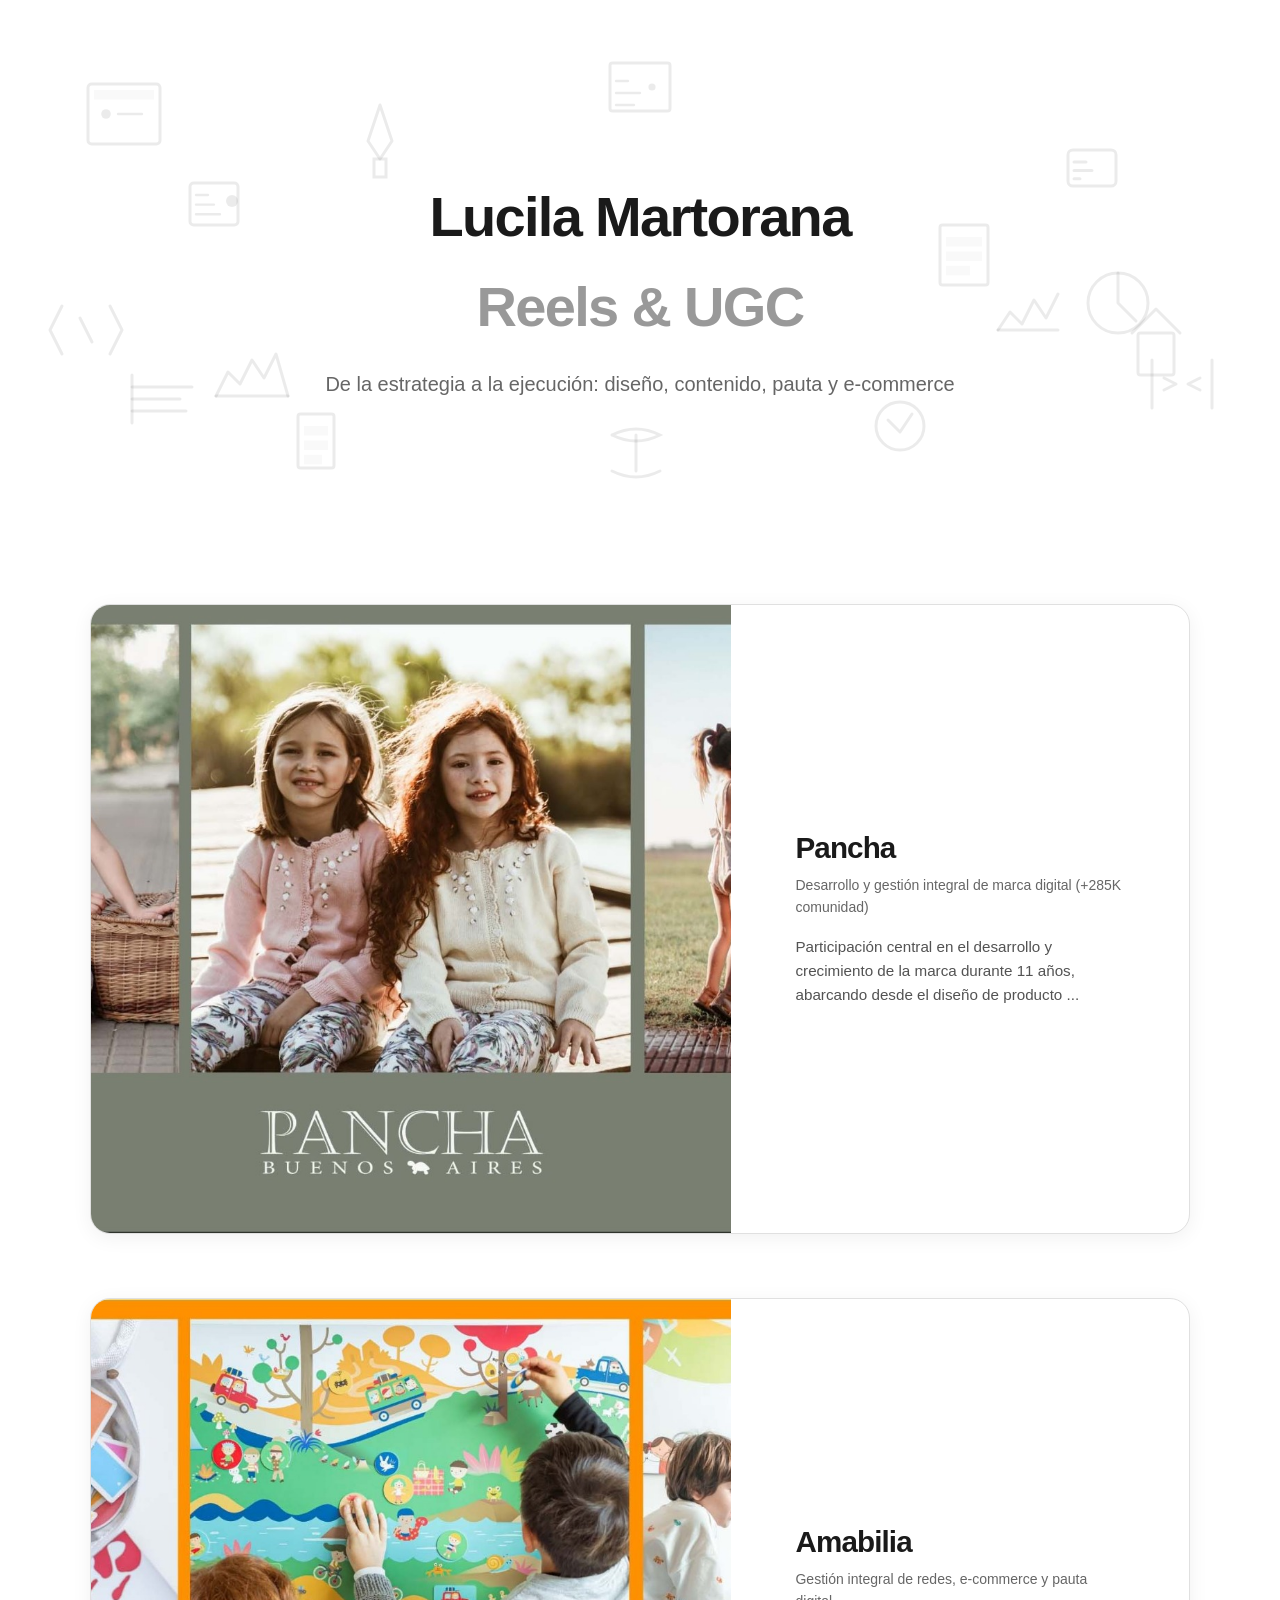
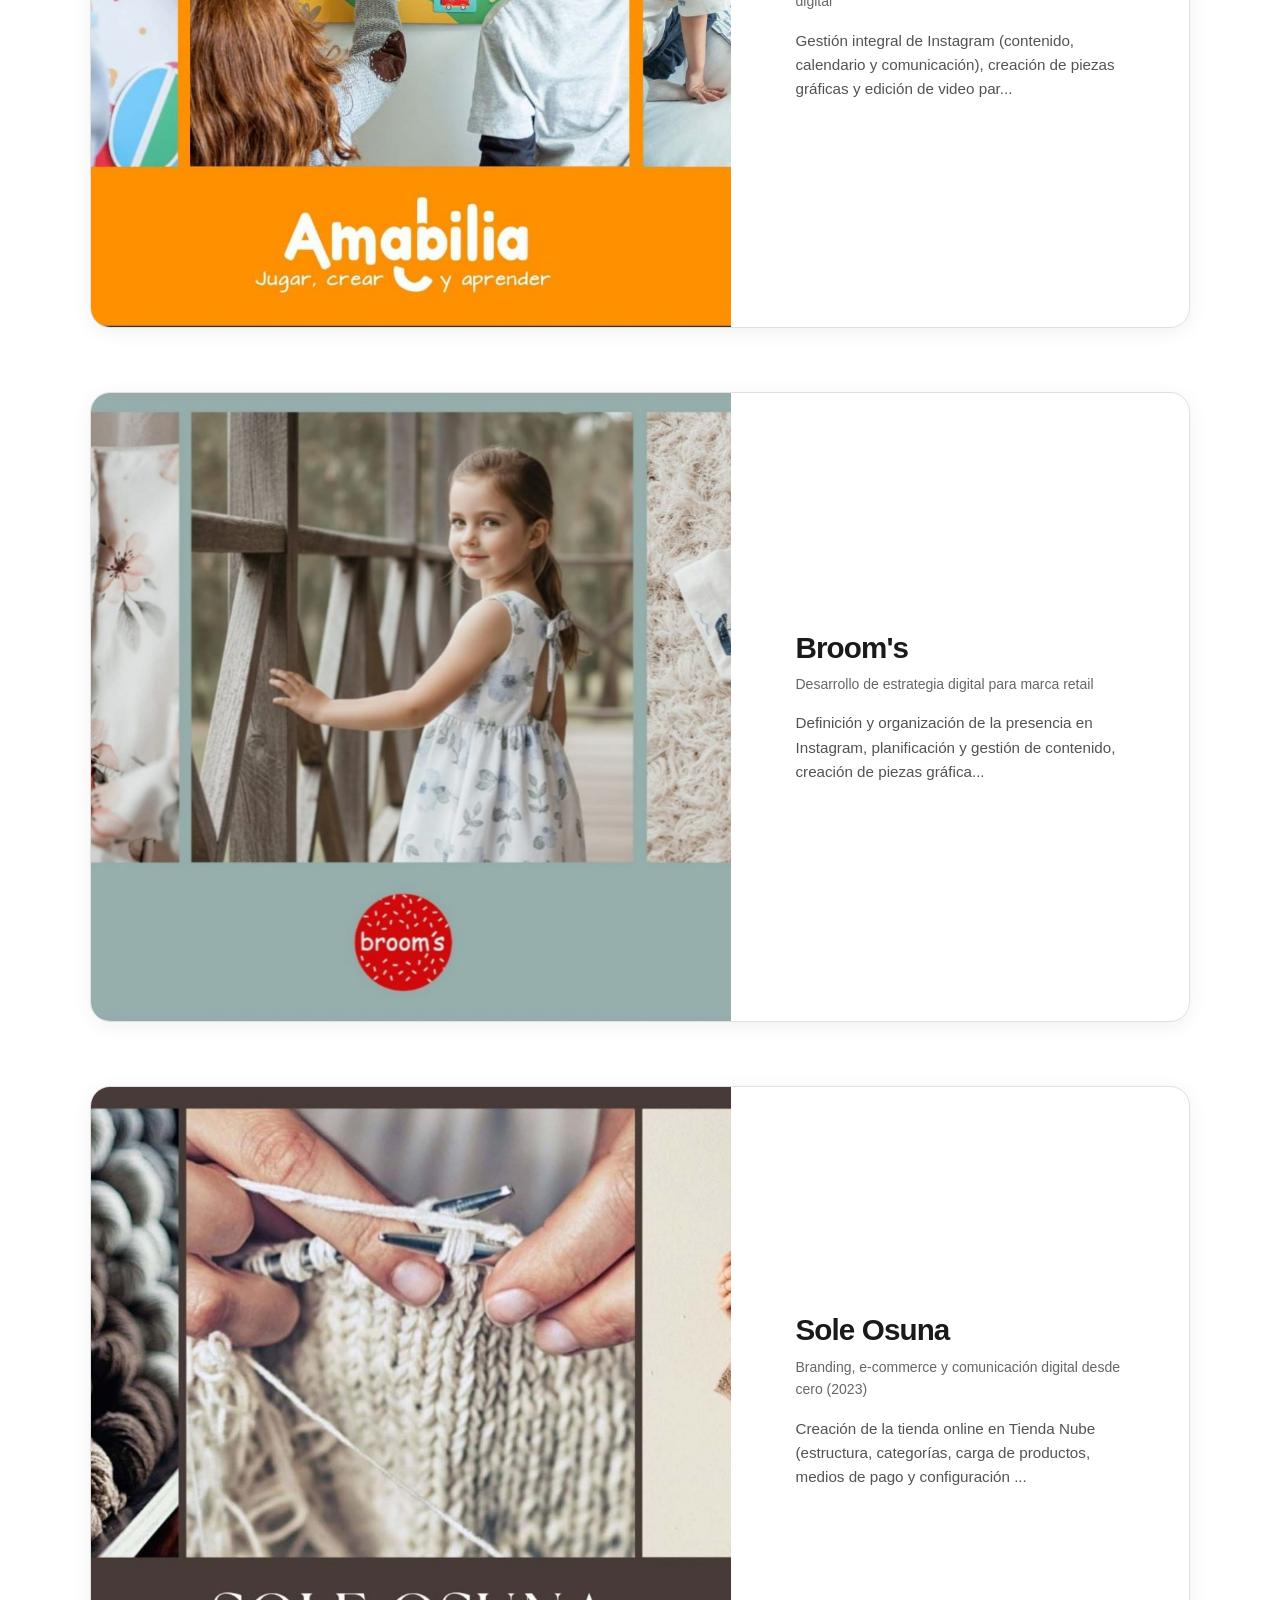
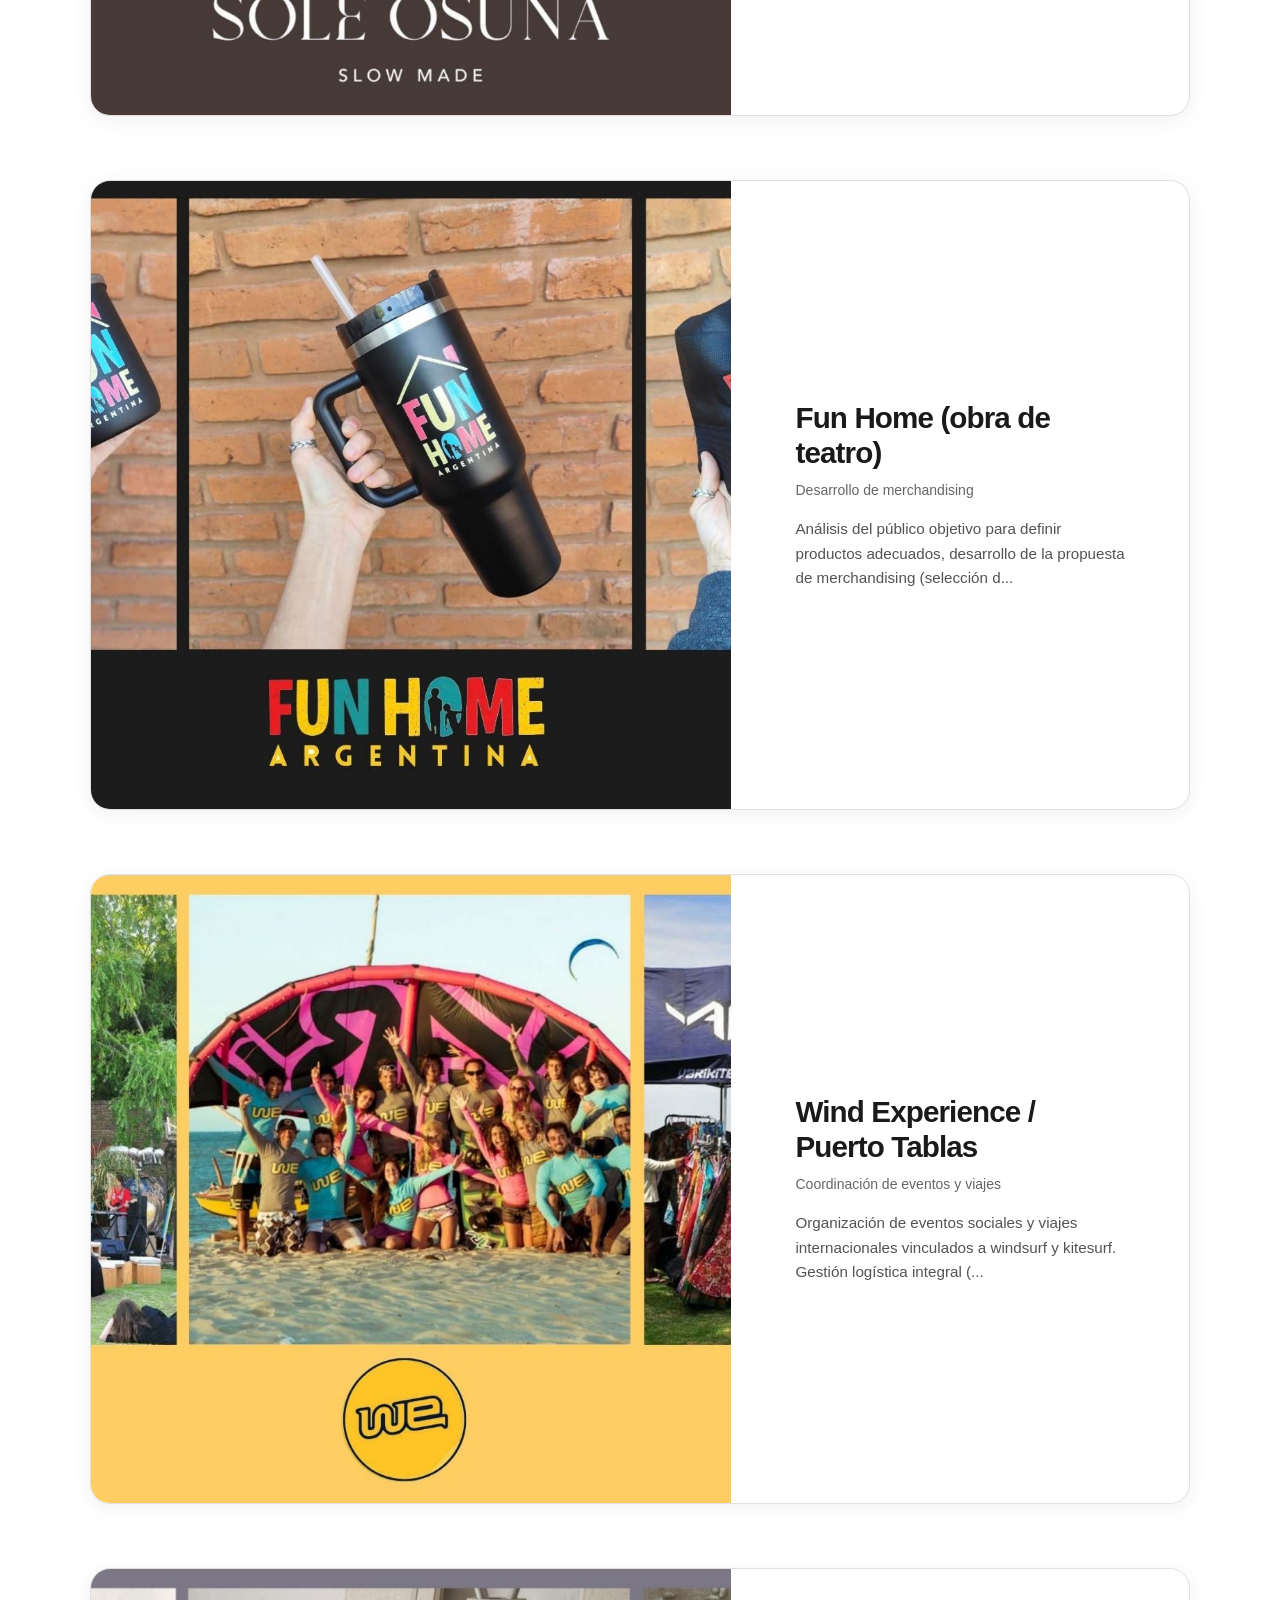
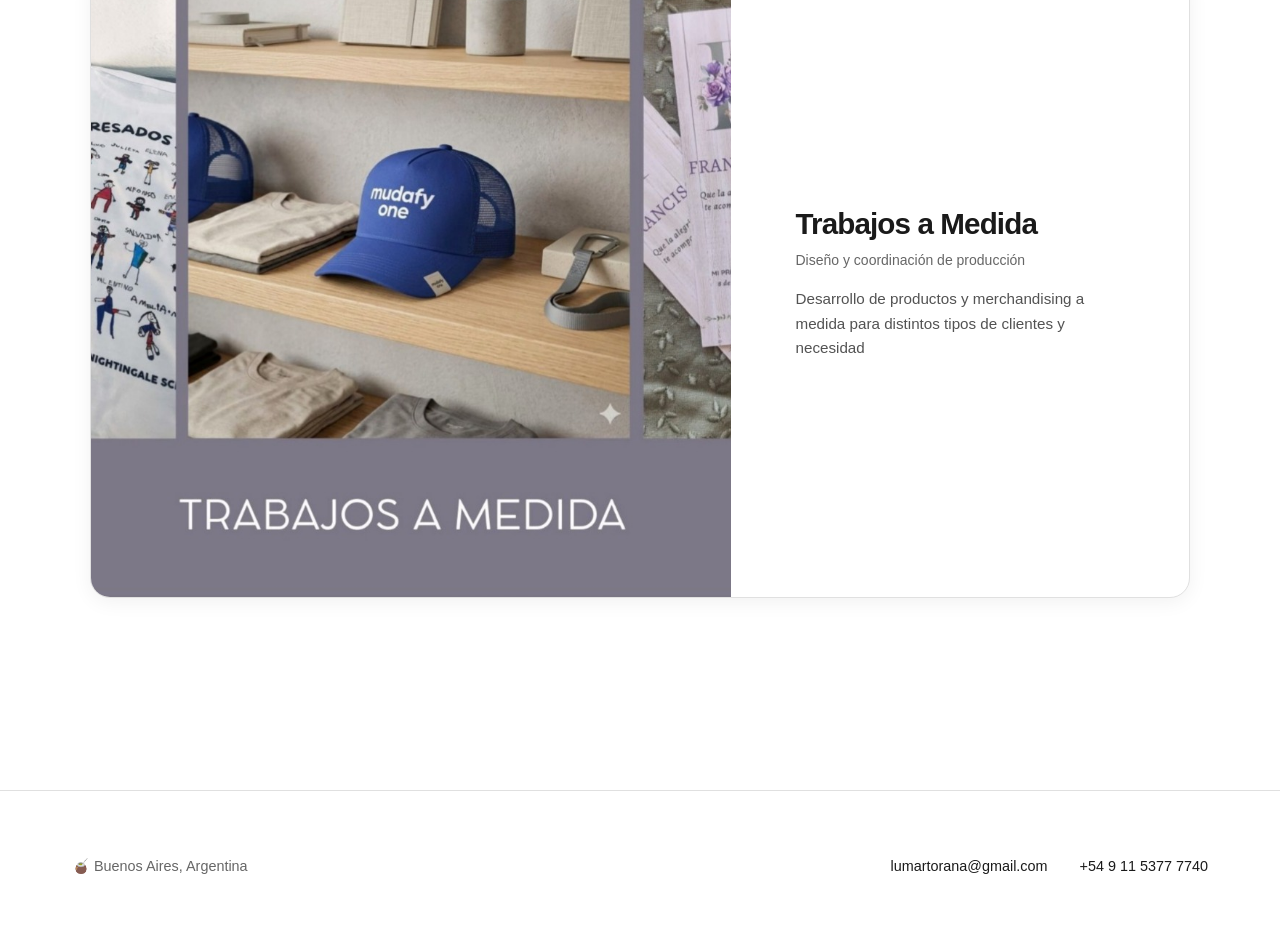
<file: index.html>
<!DOCTYPE html>
<html lang="es">
<head>
    <meta charset="UTF-8">
    <meta name="viewport" content="width=device-width, initial-scale=1.0">
    <meta name="description" content="Portfolio de Lucila Martorana - Product Designer y Social Media">
    <title>Lucila Martorana - Portfolio</title>
    <link rel="stylesheet" href="styles.css">
</head>
<body>
    <main class="main">
        <section class="hero">
            <!-- UI Icons -->
            <svg class="doodle doodle-1" viewBox="0 0 100 100" xmlns="http://www.w3.org/2000/svg">
                <rect x="20" y="25" width="60" height="50" stroke="currentColor" stroke-width="2.5" fill="none" rx="3"/>
                <rect x="25" y="30" width="50" height="8" fill="currentColor" opacity="0.3"/>
                <circle cx="35" cy="50" r="4" fill="currentColor"/>
                <line x1="45" y1="50" x2="65" y2="50" stroke="currentColor" stroke-width="2" stroke-linecap="round"/>
            </svg>
            <svg class="doodle doodle-2" viewBox="0 0 100 100" xmlns="http://www.w3.org/2000/svg">
                <rect x="30" y="35" width="40" height="30" stroke="currentColor" stroke-width="2.5" fill="none" rx="4"/>
                <path d="M35,45 L45,45 M35,52 L50,52 M35,59 L40,59" stroke="currentColor" stroke-width="2.5" stroke-linecap="round"/>
            </svg>
            <svg class="doodle doodle-3" viewBox="0 0 100 100" xmlns="http://www.w3.org/2000/svg">
                <line x1="25" y1="30" x2="25" y2="70" stroke="currentColor" stroke-width="2.5" stroke-linecap="round"/>
                <line x1="25" y1="40" x2="75" y2="40" stroke="currentColor" stroke-width="2.5" stroke-linecap="round"/>
                <line x1="25" y1="50" x2="65" y2="50" stroke="currentColor" stroke-width="2.5" stroke-linecap="round"/>
                <line x1="25" y1="60" x2="70" y2="60" stroke="currentColor" stroke-width="2.5" stroke-linecap="round"/>
            </svg>
            <svg class="doodle doodle-4" viewBox="0 0 100 100" xmlns="http://www.w3.org/2000/svg">
                <path d="M30,40 L50,20 L70,40" stroke="currentColor" stroke-width="2.5" fill="none" stroke-linecap="round" stroke-linejoin="round"/>
                <rect x="35" y="40" width="30" height="35" stroke="currentColor" stroke-width="2.5" fill="none" rx="2"/>
            </svg>
            <!-- Code Icons -->
            <svg class="doodle doodle-5" viewBox="0 0 100 100" xmlns="http://www.w3.org/2000/svg">
                <path d="M30,30 L20,50 L30,70 M70,30 L80,50 L70,70" stroke="currentColor" stroke-width="2.5" fill="none" stroke-linecap="round" stroke-linejoin="round"/>
                <path d="M45,40 L55,60" stroke="currentColor" stroke-width="2.5" stroke-linecap="round"/>
            </svg>
            <svg class="doodle doodle-6" viewBox="0 0 100 100" xmlns="http://www.w3.org/2000/svg">
                <path d="M25,30 L25,70 M75,30 L75,70" stroke="currentColor" stroke-width="2.5" fill="none" stroke-linecap="round"/>
                <path d="M35,45 L45,50 L35,55" stroke="currentColor" stroke-width="2.5" fill="none" stroke-linecap="round" stroke-linejoin="round"/>
                <path d="M65,45 L55,50 L65,55" stroke="currentColor" stroke-width="2.5" fill="none" stroke-linecap="round" stroke-linejoin="round"/>
            </svg>
            <svg class="doodle doodle-7" viewBox="0 0 100 100" xmlns="http://www.w3.org/2000/svg">
                <rect x="25" y="30" width="50" height="40" stroke="currentColor" stroke-width="2.5" fill="none" rx="2"/>
                <path d="M30,45 L40,45 M30,55 L50,55 M30,65 L45,65" stroke="currentColor" stroke-width="2" stroke-linecap="round"/>
                <circle cx="60" cy="50" r="3" fill="currentColor"/>
            </svg>
            <svg class="doodle doodle-8" viewBox="0 0 100 100" xmlns="http://www.w3.org/2000/svg">
                <path d="M30,35 Q50,25 70,35 Q50,45 30,35" stroke="currentColor" stroke-width="2.5" fill="none" stroke-linecap="round"/>
                <path d="M30,65 Q50,75 70,65" stroke="currentColor" stroke-width="2.5" fill="none" stroke-linecap="round"/>
                <line x1="50" y1="35" x2="50" y2="65" stroke="currentColor" stroke-width="2.5" stroke-linecap="round"/>
            </svg>
            <!-- Business Icons -->
            <svg class="doodle doodle-9" viewBox="0 0 100 100" xmlns="http://www.w3.org/2000/svg">
                <path d="M50,20 L60,50 L50,65 L40,50 Z" stroke="currentColor" stroke-width="2.5" fill="none" stroke-linejoin="round"/>
                <rect x="45" y="65" width="10" height="15" stroke="currentColor" stroke-width="2.5" fill="none"/>
            </svg>
            <svg class="doodle doodle-10" viewBox="0 0 100 100" xmlns="http://www.w3.org/2000/svg">
                <rect x="30" y="30" width="40" height="50" stroke="currentColor" stroke-width="2.5" fill="none" rx="2"/>
                <rect x="35" y="40" width="30" height="8" fill="currentColor" opacity="0.3"/>
                <rect x="35" y="52" width="30" height="8" fill="currentColor" opacity="0.3"/>
                <rect x="35" y="64" width="20" height="8" fill="currentColor" opacity="0.3"/>
            </svg>
            <svg class="doodle doodle-11" viewBox="0 0 100 100" xmlns="http://www.w3.org/2000/svg">
                <path d="M20,70 L30,50 L40,60 L50,40 L60,55 L70,35 L80,70" stroke="currentColor" stroke-width="2.5" fill="none" stroke-linecap="round" stroke-linejoin="round"/>
                <line x1="20" y1="70" x2="80" y2="70" stroke="currentColor" stroke-width="2.5" stroke-linecap="round"/>
            </svg>
            <svg class="doodle doodle-12" viewBox="0 0 100 100" xmlns="http://www.w3.org/2000/svg">
                <circle cx="50" cy="50" r="25" stroke="currentColor" stroke-width="2.5" fill="none"/>
                <path d="M50,25 L50,50 L65,65" stroke="currentColor" stroke-width="2.5" fill="none" stroke-linecap="round" stroke-linejoin="round"/>
            </svg>
            <svg class="doodle doodle-13" viewBox="0 0 100 100" xmlns="http://www.w3.org/2000/svg">
                <rect x="30" y="40" width="40" height="35" stroke="currentColor" stroke-width="2.5" fill="none" rx="3"/>
                <path d="M35,50 L45,50 M35,58 L50,58 M35,66 L55,66" stroke="currentColor" stroke-width="2" stroke-linecap="round"/>
                <circle cx="65" cy="55" r="5" fill="currentColor"/>
            </svg>
            <svg class="doodle doodle-14" viewBox="0 0 100 100" xmlns="http://www.w3.org/2000/svg">
                <path d="M25,60 L35,45 L45,55 L55,35 L65,50 L75,30" stroke="currentColor" stroke-width="2.5" fill="none" stroke-linecap="round" stroke-linejoin="round"/>
                <line x1="25" y1="60" x2="75" y2="60" stroke="currentColor" stroke-width="2.5" stroke-linecap="round"/>
            </svg>
            <svg class="doodle doodle-15" viewBox="0 0 100 100" xmlns="http://www.w3.org/2000/svg">
                <rect x="35" y="30" width="30" height="45" stroke="currentColor" stroke-width="2.5" fill="none" rx="2"/>
                <rect x="40" y="40" width="20" height="8" fill="currentColor" opacity="0.3"/>
                <rect x="40" y="52" width="20" height="8" fill="currentColor" opacity="0.3"/>
                <rect x="40" y="64" width="15" height="8" fill="currentColor" opacity="0.3"/>
            </svg>
            <svg class="doodle doodle-16" viewBox="0 0 100 100" xmlns="http://www.w3.org/2000/svg">
                <circle cx="50" cy="50" r="20" stroke="currentColor" stroke-width="2.5" fill="none"/>
                <path d="M40,45 L50,55 L60,40" stroke="currentColor" stroke-width="2.5" fill="none" stroke-linecap="round" stroke-linejoin="round"/>
            </svg>
            <div class="container">
                <h2 class="hero-title">Lucila Martorana<br><span class="rotating-word" id="rotatingWord">redes sociales</span></h2>
                <p class="hero-subtitle">De la estrategia a la ejecución: diseño, contenido, pauta y e-commerce</p>
            </div>
        </section>

        <section id="proyectos" class="projects">
            <div class="container">
                <div class="projects-grid" id="projectsGrid">
                    <!-- Las tarjetas se generarán dinámicamente con JavaScript -->
                </div>
            </div>
        </section>
    </main>

    <footer class="footer">
        <div class="container">
            <p>🧉 Buenos Aires, Argentina</p>
            <div class="social-links">
                <a href="mailto:lumartorana@gmail.com">lumartorana@gmail.com</a>
                <a href="tel:+5491153777740">+54 9 11 5377 7740</a>
            </div>
        </div>
    </footer>

    <script src="data.js"></script>
    <script src="script.js"></script>
</body>
</html>
</file>
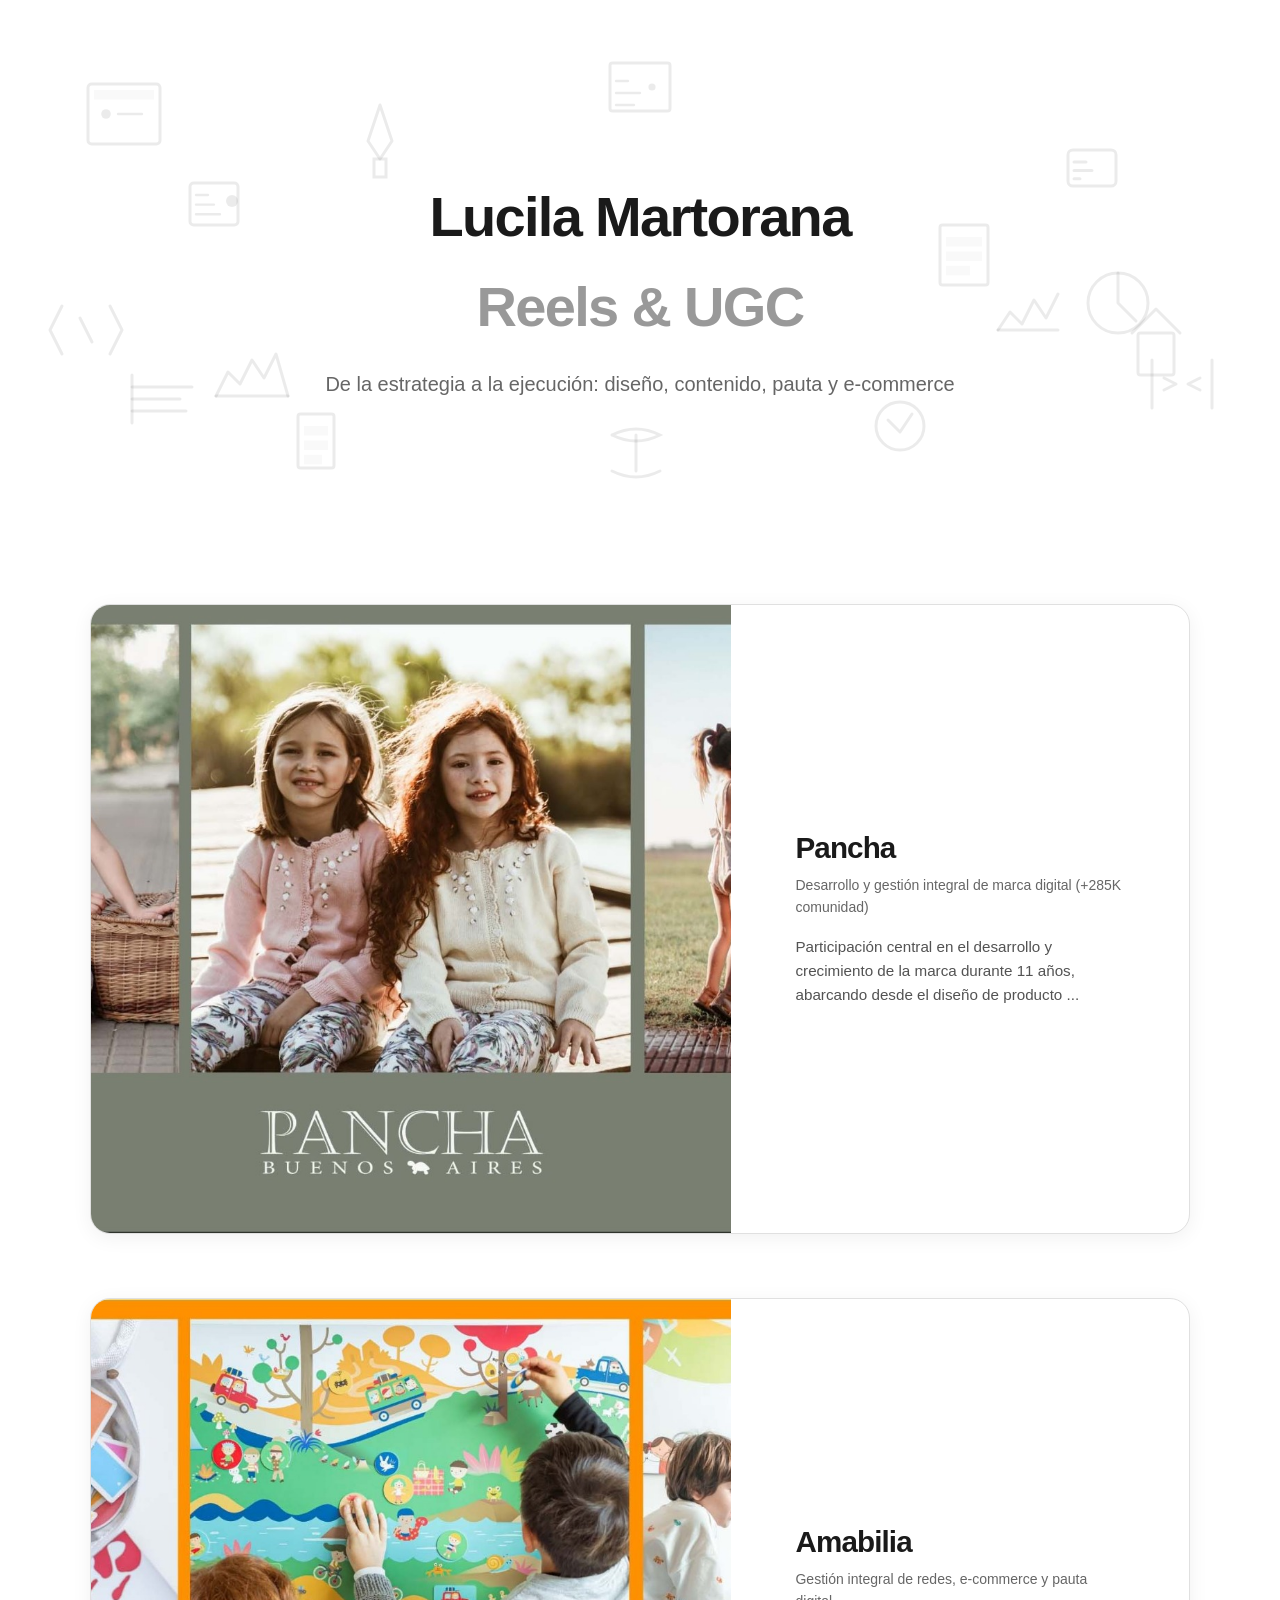
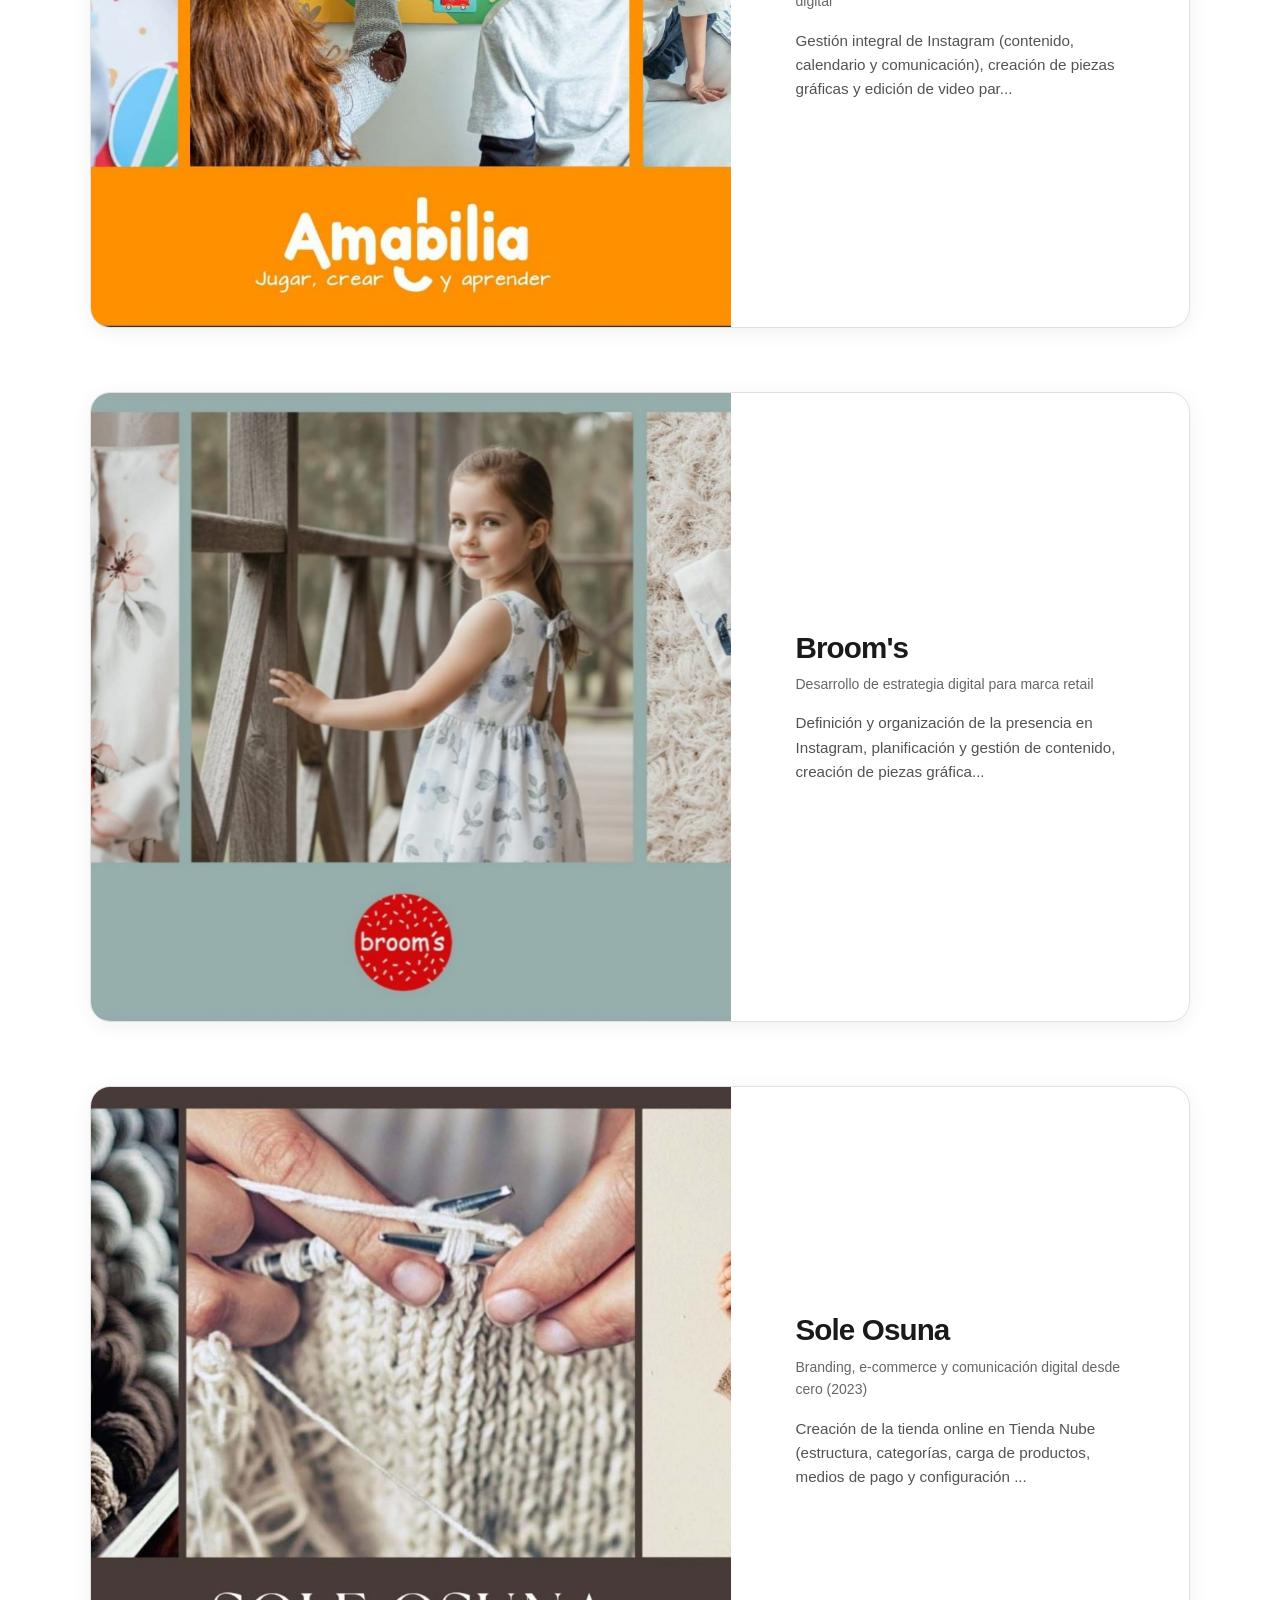
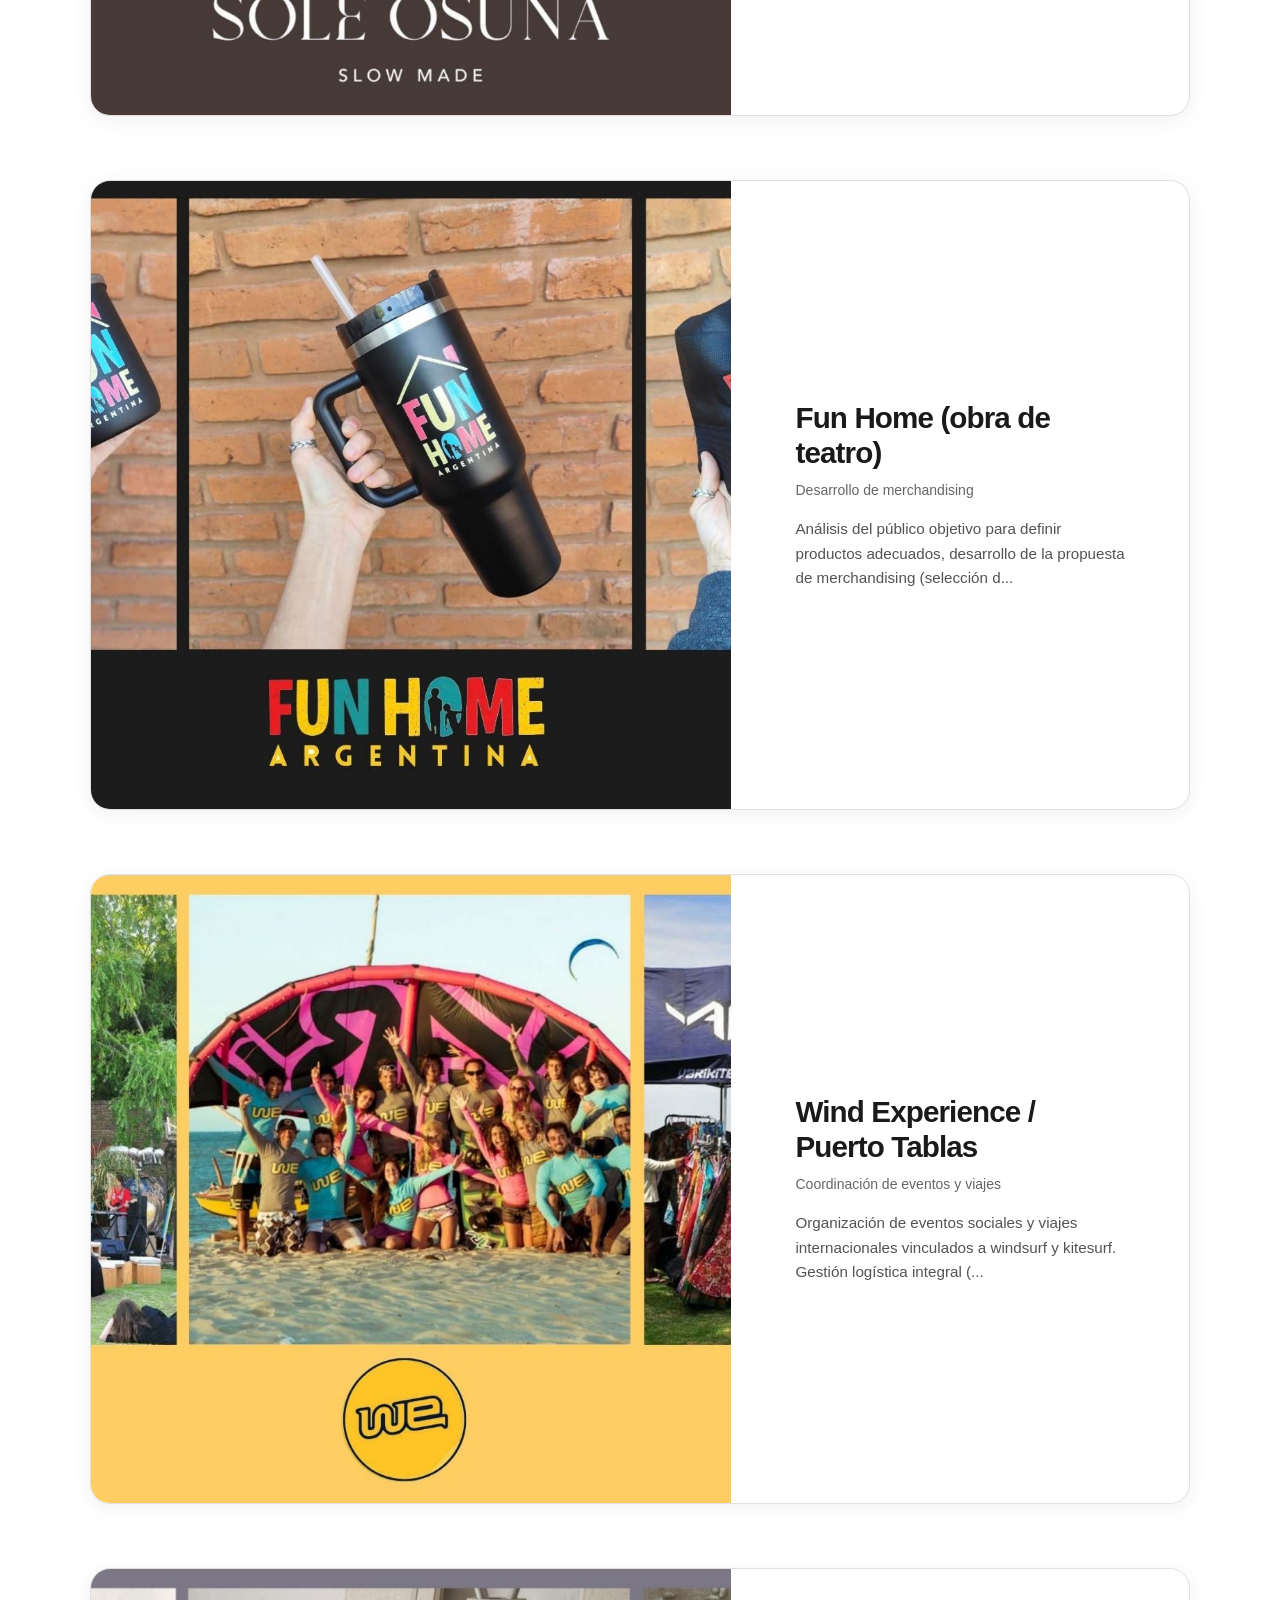
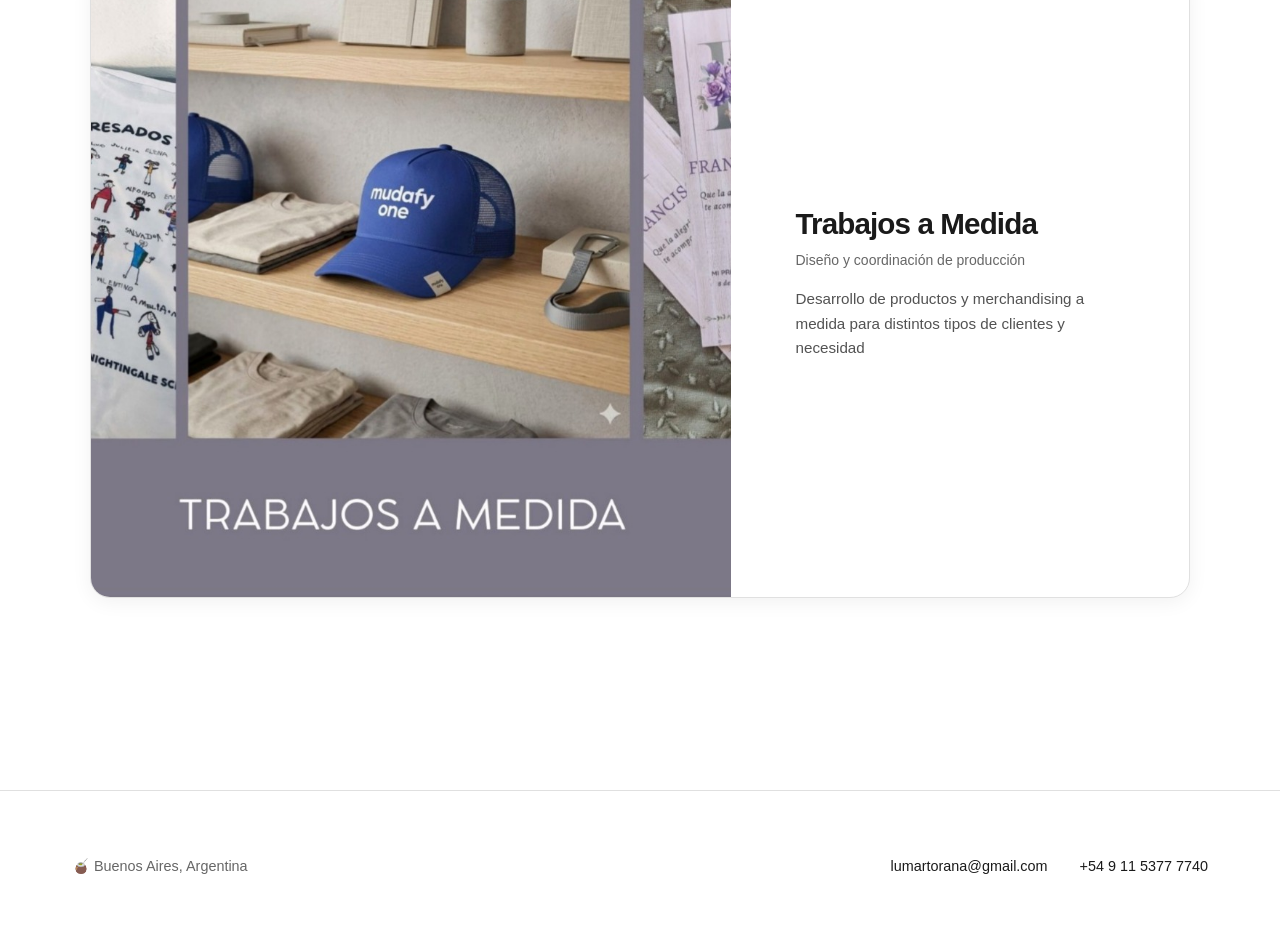
<file: project.html>
<!DOCTYPE html>
<html lang="es">
<head>
    <meta charset="UTF-8">
    <meta name="viewport" content="width=device-width, initial-scale=1.0">
    <meta name="description" content="Detalle del proyecto - Lucila Martorana">
    <title>Proyecto - Lucila Martorana</title>
    <link rel="stylesheet" href="styles.css">
</head>
<body>
    <main class="main">
        <section class="project-detail">
            <div class="container">
                <a href="index.html" class="back-link">← Volver a proyectos</a>
                
                <div class="project-detail-header">
                    <h1 class="project-detail-title" id="projectTitle">Cargando...</h1>
                    <p class="project-detail-subtitle" id="projectSubtitle"></p>
                </div>

                <div class="project-detail-image">
                    <img id="projectImage" src="" alt="" loading="lazy">
                </div>

                <div class="project-detail-content" id="projectContent">
                    <!-- El contenido se generará dinámicamente -->
                </div>
            </div>
        </section>
    </main>

    <footer class="footer">
        <div class="container">
            <p>🧉 Buenos Aires, Argentina</p>
            <div class="social-links">
                <a href="mailto:lumartorana@gmail.com">lumartorana@gmail.com</a>
                <a href="tel:+5491153777740">+54 9 11 5377 7740</a>
            </div>
        </div>
    </footer>

    <script src="data.js"></script>
    <script src="project.js"></script>
</body>
</html>
</file>
<file: styles.css>
/* Reset y variables */
* {
    margin: 0;
    padding: 0;
    box-sizing: border-box;
}

:root {
    --color-bg: #ffffff;
    --color-text: #1a1a1a;
    --color-text-light: #666;
    --color-border: #e0e0e0;
    --spacing-xs: 0.5rem;
    --spacing-sm: 1rem;
    --spacing-md: 2rem;
    --spacing-lg: 4rem;
    --spacing-xl: 6rem;
    --transition: all 0.3s ease;
}

body {
    font-family: -apple-system, BlinkMacSystemFont, 'Segoe UI', Roboto, 'Helvetica Neue', Arial, sans-serif;
    background-color: var(--color-bg);
    color: var(--color-text);
    line-height: 1.6;
    -webkit-font-smoothing: antialiased;
    -moz-osx-font-smoothing: grayscale;
}

.container {
    max-width: 1200px;
    margin: 0 auto;
    padding: 0 var(--spacing-md);
}

/* Hero */
.hero {
    padding: var(--spacing-xl) 0 var(--spacing-lg);
    text-align: center;
    position: relative;
    overflow: hidden;
    min-height: 60vh;
    display: flex;
    align-items: center;
    justify-content: center;
}

.hero .container {
    position: relative;
    z-index: 10;
}

.hero-intro {
    font-size: clamp(0.875rem, 1.5vw, 1rem);
    color: var(--color-text-light);
    font-weight: 400;
    text-transform: lowercase;
    margin-bottom: var(--spacing-xs);
    animation: fadeInUp 0.8s ease-out;
    letter-spacing: 0.05em;
}

.hero-title {
    font-size: clamp(2rem, 5vw, 3.5rem);
    font-weight: 600;
    letter-spacing: -0.03em;
    margin-bottom: var(--spacing-sm);
    animation: fadeInUp 0.8s ease-out 0.1s both;
    position: relative;
    display: inline-block;
}

.hero-subtitle {
    font-size: clamp(1rem, 2vw, 1.25rem);
    color: var(--color-text-light);
    font-weight: 400;
    animation: fadeInUp 0.8s ease-out 0.2s both;
}

.rotating-word {
    display: inline-block;
    transition: opacity 0.6s ease;
    opacity: 1;
    color: #999; /* Gris más claro */
}

@keyframes fadeInUp {
    from {
        opacity: 0;
        transform: translateY(20px);
    }
    to {
        opacity: 1;
        transform: translateY(0);
    }
}

/* Doodles animados */
.doodle {
    position: absolute;
    width: 120px;
    height: 120px;
    color: rgba(0, 0, 0, 0.08);
    pointer-events: none;
    z-index: 1;
}

.doodle-1 {
    top: 10%;
    left: 5%;
    animation: floatDoodle1 15s ease-in-out infinite;
}

.doodle-2 {
    top: 20%;
    right: 10%;
    animation: floatDoodle2 18s ease-in-out infinite;
    animation-delay: -2s;
}

.doodle-3 {
    bottom: 15%;
    left: 8%;
    animation: floatDoodle3 20s ease-in-out infinite;
    animation-delay: -4s;
}

.doodle-4 {
    bottom: 25%;
    right: 5%;
    animation: floatDoodle4 16s ease-in-out infinite;
    animation-delay: -1s;
}

.doodle-5 {
    top: 50%;
    left: 2%;
    animation: floatDoodle5 22s ease-in-out infinite;
    animation-delay: -3s;
}

.doodle-6 {
    top: 60%;
    right: 3%;
    animation: floatDoodle6 19s ease-in-out infinite;
    animation-delay: -5s;
}

.doodle-7 {
    top: 5%;
    left: 50%;
    transform: translateX(-50%);
    animation: floatDoodle7 17s ease-in-out infinite;
    animation-delay: -2.5s;
}

.doodle-8 {
    bottom: 5%;
    left: 45%;
    animation: floatDoodle8 21s ease-in-out infinite;
    animation-delay: -6s;
}

@keyframes floatDoodle1 {
    0%, 100% {
        transform: translate(0, 0) rotate(0deg);
    }
    25% {
        transform: translate(30px, -20px) rotate(5deg);
    }
    50% {
        transform: translate(-15px, -40px) rotate(-5deg);
    }
    75% {
        transform: translate(20px, -10px) rotate(3deg);
    }
}

@keyframes floatDoodle2 {
    0%, 100% {
        transform: translate(0, 0) rotate(0deg);
    }
    25% {
        transform: translate(-25px, 30px) rotate(-8deg);
    }
    50% {
        transform: translate(15px, 20px) rotate(8deg);
    }
    75% {
        transform: translate(-10px, 10px) rotate(-3deg);
    }
}

@keyframes floatDoodle3 {
    0%, 100% {
        transform: translate(0, 0) rotate(0deg);
    }
    25% {
        transform: translate(40px, -30px) rotate(10deg);
    }
    50% {
        transform: translate(-20px, -15px) rotate(-10deg);
    }
    75% {
        transform: translate(25px, -25px) rotate(5deg);
    }
}

@keyframes floatDoodle4 {
    0%, 100% {
        transform: translate(0, 0) rotate(0deg);
    }
    25% {
        transform: translate(-35px, 25px) rotate(-7deg);
    }
    50% {
        transform: translate(20px, -20px) rotate(7deg);
    }
    75% {
        transform: translate(-15px, 15px) rotate(-4deg);
    }
}

@keyframes floatDoodle5 {
    0%, 100% {
        transform: translate(0, 0) rotate(0deg);
    }
    25% {
        transform: translate(25px, 35px) rotate(6deg);
    }
    50% {
        transform: translate(-30px, 20px) rotate(-6deg);
    }
    75% {
        transform: translate(15px, 30px) rotate(4deg);
    }
}

@keyframes floatDoodle6 {
    0%, 100% {
        transform: translate(0, 0) rotate(0deg);
    }
    25% {
        transform: translate(-40px, -25px) rotate(-9deg);
    }
    50% {
        transform: translate(30px, -35px) rotate(9deg);
    }
    75% {
        transform: translate(-20px, -15px) rotate(-5deg);
    }
}

@keyframes floatDoodle7 {
    0%, 100% {
        transform: translate(-50%, 0) rotate(0deg);
    }
    25% {
        transform: translate(-50%, 25px) rotate(8deg);
    }
    50% {
        transform: translate(-50%, -20px) rotate(-8deg);
    }
    75% {
        transform: translate(-50%, 15px) rotate(4deg);
    }
}

@keyframes floatDoodle8 {
    0%, 100% {
        transform: translate(0, 0) rotate(0deg);
    }
    25% {
        transform: translate(35px, 30px) rotate(-7deg);
    }
    50% {
        transform: translate(-25px, 25px) rotate(7deg);
    }
    75% {
        transform: translate(20px, 20px) rotate(-4deg);
    }
}

.doodle-9 {
    top: 15%;
    left: 25%;
    animation: floatDoodle9 14s ease-in-out infinite;
    animation-delay: -1.5s;
}

.doodle-10 {
    top: 35%;
    right: 20%;
    animation: floatDoodle10 19s ease-in-out infinite;
    animation-delay: -3.5s;
}

.doodle-11 {
    bottom: 20%;
    left: 15%;
    animation: floatDoodle11 16s ease-in-out infinite;
    animation-delay: -5.5s;
}

.doodle-12 {
    top: 45%;
    right: 8%;
    animation: floatDoodle12 18s ease-in-out infinite;
    animation-delay: -2s;
}

.doodle-13 {
    top: 25%;
    left: 12%;
    animation: floatDoodle13 17s ease-in-out infinite;
    animation-delay: -4.5s;
}

.doodle-14 {
    bottom: 30%;
    right: 15%;
    animation: floatDoodle14 20s ease-in-out infinite;
    animation-delay: -6.5s;
}

.doodle-15 {
    top: 70%;
    left: 20%;
    animation: floatDoodle15 15s ease-in-out infinite;
    animation-delay: -1s;
}

.doodle-16 {
    bottom: 10%;
    right: 25%;
    animation: floatDoodle16 21s ease-in-out infinite;
    animation-delay: -7s;
}

@keyframes floatDoodle9 {
    0%, 100% {
        transform: translate(0, 0) rotate(0deg);
    }
    25% {
        transform: translate(-20px, 25px) rotate(6deg);
    }
    50% {
        transform: translate(25px, -15px) rotate(-6deg);
    }
    75% {
        transform: translate(-10px, 20px) rotate(4deg);
    }
}

@keyframes floatDoodle10 {
    0%, 100% {
        transform: translate(0, 0) rotate(0deg);
    }
    25% {
        transform: translate(30px, -25px) rotate(-9deg);
    }
    50% {
        transform: translate(-20px, 30px) rotate(9deg);
    }
    75% {
        transform: translate(15px, -10px) rotate(-5deg);
    }
}

@keyframes floatDoodle11 {
    0%, 100% {
        transform: translate(0, 0) rotate(0deg);
    }
    25% {
        transform: translate(35px, 20px) rotate(7deg);
    }
    50% {
        transform: translate(-25px, -30px) rotate(-7deg);
    }
    75% {
        transform: translate(20px, 15px) rotate(4deg);
    }
}

@keyframes floatDoodle12 {
    0%, 100% {
        transform: translate(0, 0) rotate(0deg);
    }
    25% {
        transform: translate(-30px, -20px) rotate(-8deg);
    }
    50% {
        transform: translate(20px, 25px) rotate(8deg);
    }
    75% {
        transform: translate(-15px, -10px) rotate(-4deg);
    }
}

@keyframes floatDoodle13 {
    0%, 100% {
        transform: translate(0, 0) rotate(0deg);
    }
    25% {
        transform: translate(25px, 30px) rotate(9deg);
    }
    50% {
        transform: translate(-30px, 15px) rotate(-9deg);
    }
    75% {
        transform: translate(15px, 25px) rotate(5deg);
    }
}

@keyframes floatDoodle14 {
    0%, 100% {
        transform: translate(0, 0) rotate(0deg);
    }
    25% {
        transform: translate(-35px, 25px) rotate(-7deg);
    }
    50% {
        transform: translate(25px, -20px) rotate(7deg);
    }
    75% {
        transform: translate(-20px, 20px) rotate(-4deg);
    }
}

@keyframes floatDoodle15 {
    0%, 100% {
        transform: translate(0, 0) rotate(0deg);
    }
    25% {
        transform: translate(30px, -30px) rotate(8deg);
    }
    50% {
        transform: translate(-25px, 20px) rotate(-8deg);
    }
    75% {
        transform: translate(20px, -15px) rotate(5deg);
    }
}

@keyframes floatDoodle16 {
    0%, 100% {
        transform: translate(0, 0) rotate(0deg);
    }
    25% {
        transform: translate(-25px, -25px) rotate(-6deg);
    }
    50% {
        transform: translate(30px, 30px) rotate(6deg);
    }
    75% {
        transform: translate(-15px, -20px) rotate(-3deg);
    }
}

/* Hover effects para los doodles */
.hero:hover .doodle {
    color: rgba(0, 0, 0, 0.12);
    transition: color 0.3s ease;
}

/* Projects Grid */
.projects {
    padding: var(--spacing-md) 0 var(--spacing-xl);
}

.projects-grid {
    display: grid;
    grid-template-columns: 1fr;
    gap: var(--spacing-lg);
    margin-top: var(--spacing-md);
}

/* Project Card */
.project-card {
    display: block;
    text-decoration: none;
    color: inherit;
    background: var(--color-bg);
    border: 1px solid var(--color-border);
    border-radius: 20px;
    overflow: hidden;
    transition: transform 0.35s ease, box-shadow 0.35s ease, border-color 0.3s ease;
    cursor: pointer;
    max-width: 1100px;
    margin: 0 auto;
    box-shadow: 0 4px 20px rgba(0, 0, 0, 0.06);
}

.project-card:hover {
    transform: translateY(-6px);
    box-shadow: 0 16px 40px rgba(0, 0, 0, 0.12);
    border-color: rgba(0, 0, 0, 0.15);
}

.project-card-image {
    width: 100%;
    aspect-ratio: 16 / 10;
    overflow: hidden;
    background: #f5f5f5;
}

.project-card-web-design .project-card-image {
    background: #D1D1D1;
}

.project-card-image img {
    width: 100%;
    height: 100%;
    object-fit: cover;
    transition: var(--transition);
}

.project-card:hover .project-card-image img {
    transform: scale(1.05);
}

.project-card-content {
    padding: var(--spacing-md);
}

.project-card-text {
    min-width: 0;
}

.project-card-mockup {
    display: none;
}

.project-card-title {
    font-size: 1.5rem;
    font-weight: 700;
    margin-bottom: var(--spacing-xs);
    letter-spacing: -0.02em;
    line-height: 1.2;
}

.project-card-subtitle {
    font-size: 0.875rem;
    color: var(--color-text-light);
    margin-bottom: var(--spacing-xs);
}

.project-card-description {
    font-size: 0.95rem;
    color: var(--color-text);
    line-height: 1.6;
    margin-top: var(--spacing-sm);
    opacity: 0.75;
    display: block;
    min-height: 2.5em;
}

.project-card-detail-image {
    width: 100%;
    height: 180px;
    object-fit: cover;
    border-radius: 12px;
    margin-top: var(--spacing-sm);
    display: block;
}

/* Footer */
.footer {
    padding: var(--spacing-lg) 0;
    border-top: 1px solid var(--color-border);
    margin-top: var(--spacing-xl);
}

.footer .container {
    display: flex;
    justify-content: space-between;
    align-items: center;
    flex-wrap: wrap;
    gap: var(--spacing-sm);
}

.footer p {
    color: var(--color-text-light);
    font-size: 0.9rem;
}

.social-links {
    display: flex;
    gap: var(--spacing-md);
}

.social-links a {
    color: var(--color-text);
    text-decoration: none;
    font-size: 0.9rem;
    transition: var(--transition);
}

.social-links a:hover {
    color: var(--color-text-light);
}

/* Project Detail Page */
.project-detail {
    padding: var(--spacing-lg) 0;
    min-height: 80vh;
}

.back-link {
    display: inline-flex;
    align-items: center;
    gap: var(--spacing-xs);
    color: var(--color-text);
    text-decoration: none;
    margin-bottom: var(--spacing-md);
    font-size: 0.95rem;
    transition: var(--transition);
}

.back-link:hover {
    color: var(--color-text-light);
}

.project-detail-header {
    margin-bottom: var(--spacing-lg);
}

.project-detail-title {
    font-size: clamp(2rem, 5vw, 3rem);
    font-weight: 600;
    letter-spacing: -0.03em;
    margin-bottom: var(--spacing-xs);
}

.project-detail-subtitle {
    font-size: 1.125rem;
    color: var(--color-text-light);
    margin-bottom: var(--spacing-md);
}

.project-detail-image {
    width: 100%;
    margin: var(--spacing-lg) 0;
    border-radius: 8px;
    overflow: hidden;
}

.project-detail-image img {
    width: 100%;
    height: auto;
    display: block;
}

.project-detail-image-inline {
    width: 100%;
    margin: var(--spacing-lg) 0;
    border-radius: 8px;
    overflow: hidden;
}

.project-detail-image-inline img {
    width: 100%;
    height: auto;
    display: block;
}

/* Grid de imágenes */
.project-images-grid {
    display: grid;
    grid-template-columns: repeat(auto-fit, minmax(300px, 1fr));
    gap: var(--spacing-md);
    margin: var(--spacing-lg) 0;
}

.project-images-grid .project-detail-image-inline {
    margin: 0;
}

.project-images-grid .project-detail-image-inline img {
    width: 100%;
    height: 100%;
    object-fit: cover;
    aspect-ratio: 16 / 10;
}

.project-detail-content {
    max-width: 800px;
    margin: 0 auto;
    padding: var(--spacing-lg) 0;
}

.project-detail-content p {
    font-size: 1.125rem;
    line-height: 1.8;
    color: var(--color-text);
    margin-bottom: var(--spacing-md);
}

/* Content Sections */
.content-section {
    margin-bottom: var(--spacing-lg);
}

.section-title {
    font-size: 1.5rem;
    font-weight: 600;
    letter-spacing: -0.02em;
    margin-bottom: var(--spacing-md);
    color: var(--color-text);
}

.section-text {
    font-size: 1.125rem;
    line-height: 1.8;
    color: var(--color-text);
}

.section-text p {
    margin-bottom: var(--spacing-md);
}

.section-text p:last-child {
    margin-bottom: 0;
}

/* Trabajos a medida (layout en 2 columnas) */
.trabajos-columns {
    display: flex;
    gap: var(--spacing-lg);
    align-items: flex-start;
}

.trabajos-column-left,
.trabajos-column-right {
    flex: 1;
    min-width: 0;
}

@media (max-width: 768px) {
    .trabajos-columns {
        flex-direction: column;
    }
}

.bullet-list {
    list-style: none;
    padding-left: 0;
    margin: var(--spacing-md) 0;
}

.bullet-list li {
    position: relative;
    padding-left: var(--spacing-md);
    margin-bottom: var(--spacing-sm);
    line-height: 1.8;
}

.bullet-list li::before {
    content: '•';
    position: absolute;
    left: 0;
    color: var(--color-text);
    font-weight: 600;
}

.benchmark-list li {
    padding-left: 0;
}

.benchmark-list li::before {
    display: none;
}

.benchmark-item {
    padding: var(--spacing-sm) 0;
    line-height: 1.8;
}

.challenges-list {
    list-style: none;
    padding-left: 0;
    margin: var(--spacing-md) 0;
}

.challenge-item {
    padding: var(--spacing-md);
    margin-bottom: var(--spacing-md);
    background: #f9f9f9;
    border-left: 3px solid var(--color-text);
    border-radius: 4px;
    line-height: 1.8;
}

.challenge-item:last-child {
    margin-bottom: 0;
}

.challenge-item strong {
    display: block;
    margin-bottom: var(--spacing-xs);
    color: var(--color-text);
    font-weight: 600;
}

.visit-button {
    display: inline-block;
    padding: var(--spacing-md) var(--spacing-lg);
    background: var(--color-text);
    color: #fff;
    text-decoration: none;
    border-radius: 4px;
    font-weight: 600;
    transition: opacity 0.2s ease;
}

.visit-button:hover {
    opacity: 0.8;
}

.reference-links {
    display: flex;
    flex-wrap: wrap;
    gap: var(--spacing-sm);
    margin-top: var(--spacing-xs);
}

.reference-link {
    display: inline-block;
    padding: var(--spacing-xs) var(--spacing-sm);
    border: 1px solid var(--color-border);
    border-radius: 999px;
    color: var(--color-text);
    text-decoration: none;
    font-size: 0.95rem;
    transition: var(--transition);
}

.reference-link:hover {
    color: var(--color-text-light);
    border-color: rgba(0, 0, 0, 0.2);
}

/* Responsive */
@media (max-width: 768px) {
    .project-card-content {
        display: flex;
        align-items: flex-start;
        gap: var(--spacing-md);
    }

    .project-card-mockup {
        display: block;
        width: 38%;
        flex: 0 0 38%;
    }

    .project-card-mockup img {
        width: 100%;
        height: auto;
        display: block;
        object-fit: contain;
        border-radius: 8px;
        box-shadow: 0 8px 20px rgba(0, 0, 0, 0.06);
    }

    .project-card-detail-image {
        height: 120px;
        margin-top: var(--spacing-xs);
    }

    .projects-grid {
        grid-template-columns: 1fr;
        gap: var(--spacing-sm);
    }
    
    .project-images-grid {
        grid-template-columns: 1fr;
        gap: var(--spacing-sm);
    }
    
    .hero {
        padding: var(--spacing-lg) 0;
    }
    
    .footer .container {
        flex-direction: column;
        text-align: center;
    }
    
    .doodle {
        width: 90px;
        height: 90px;
    }
    
    .doodle-5,
    .doodle-6,
    .doodle-7,
    .doodle-8,
    .doodle-9,
    .doodle-10,
    .doodle-11,
    .doodle-12,
    .doodle-13,
    .doodle-14,
    .doodle-15,
    .doodle-16 {
        display: none;
    }
}

@media (min-width: 1024px) {
    .project-card {
        display: grid;
        grid-template-columns: minmax(0, 1.4fr) minmax(0, 1fr);
        align-items: stretch;
        min-height: 70vh;
    }

    .project-card-image {
        height: 100%;
        aspect-ratio: auto;
    }

    .project-card-image img {
        height: 100%;
        object-fit: cover;
    }

    .project-card-content {
        display: flex;
        flex-direction: column;
        justify-content: center;
        padding: var(--spacing-lg) var(--spacing-lg);
    }

    .project-card-title {
        font-size: 1.85rem;
        letter-spacing: -0.03em;
    }
}
</file>
